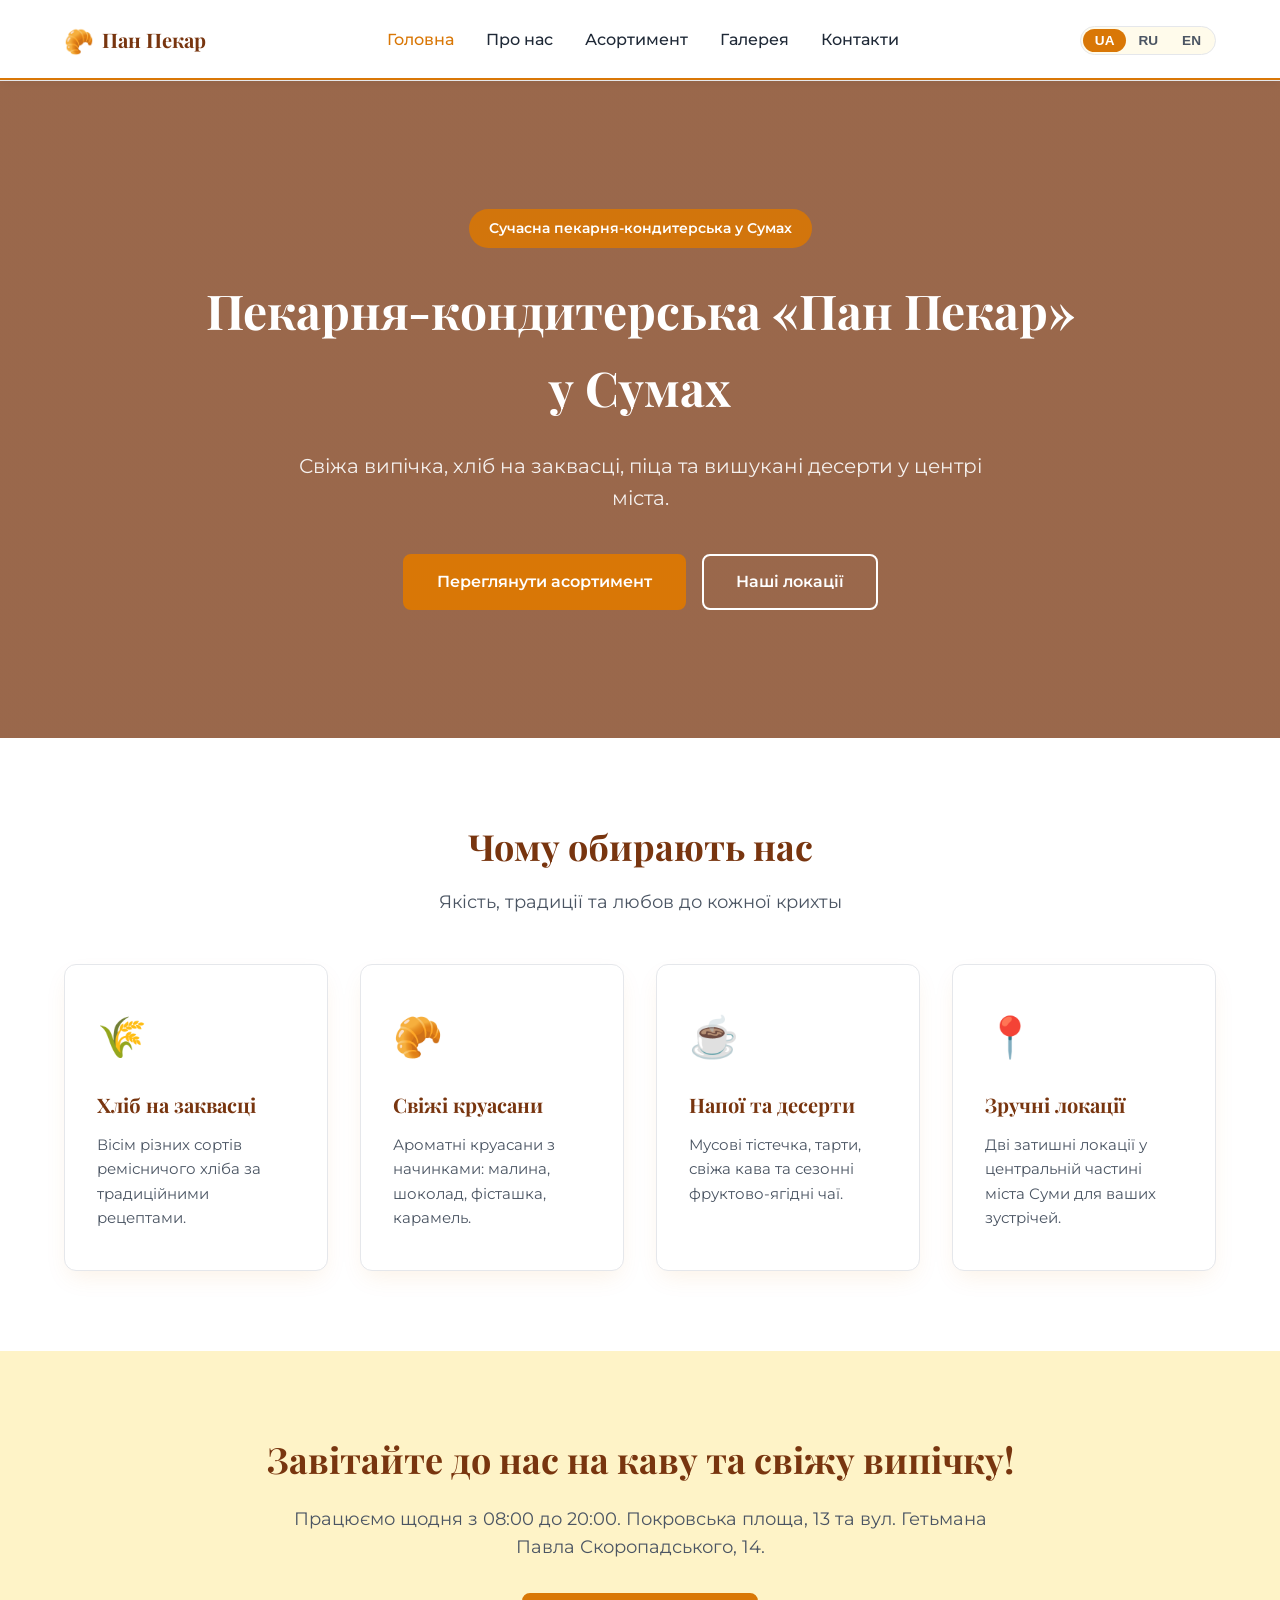
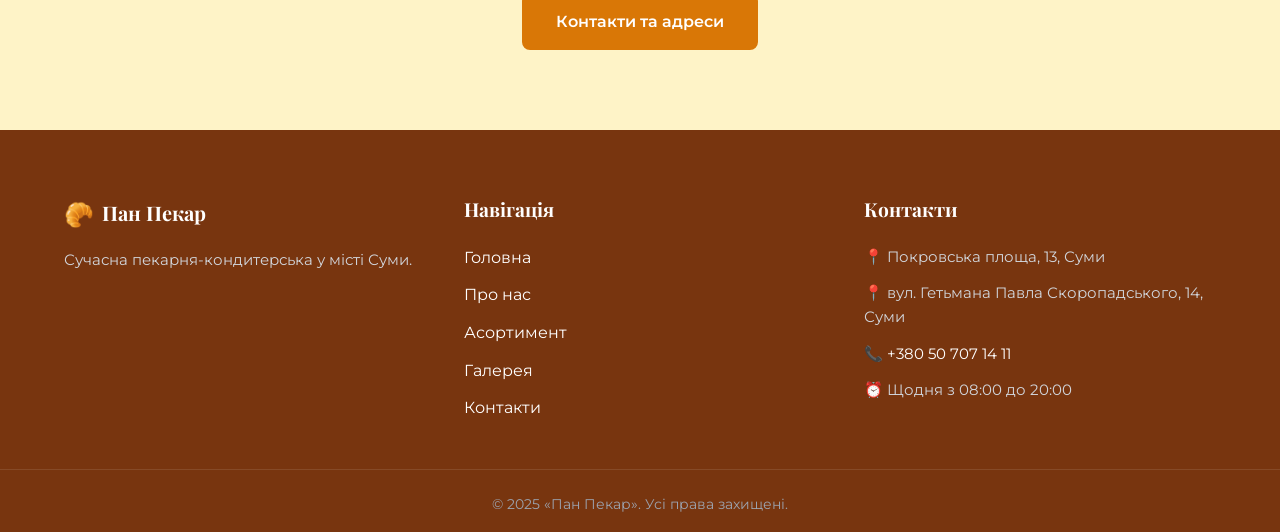
<file: index.html>
<!DOCTYPE html>
<html lang="uk">
<head>
    <meta charset="UTF-8">
    <meta name="viewport" content="width=device-width, initial-scale=1.0">
    <title>Пекарня-кондитерська «Пан Пекар» у Сумах</title>
    <link rel="stylesheet" href="assets/style.css">
    <link rel="preconnect" href="https://fonts.googleapis.com">
    <link rel="preconnect" href="https://fonts.gstatic.com" crossorigin>
    <link href="https://fonts.googleapis.com/css2?family=Montserrat:wght@400;500;600;700&family=Playfair+Display:wght@600;700&display=swap" rel="stylesheet">
</head>
<body>
    <header class="header">
        <div class="container header-container">
            <a href="index.html" class="logo">
                <span class="logo-icon">🥐</span>
                <span class="logo-text">Пан Пекар</span>
            </a>
            <nav class="nav">
                <ul class="nav-list">
                    <li><a href="index.html" class="nav-link active" data-i18n="nav_home">Головна</a></li>
                    <li><a href="about.html" class="nav-link" data-i18n="nav_about">Про нас</a></li>
                    <li><a href="services.html" class="nav-link" data-i18n="nav_services">Асортимент</a></li>
                    <li><a href="gallery.html" class="nav-link" data-i18n="nav_gallery">Галерея</a></li>
                    <li><a href="contacts.html" class="nav-link" data-i18n="nav_contacts">Контакти</a></li>
                </ul>
            </nav>
            <div class="header-actions">
                <div class="lang-switcher">
                    <button class="lang-btn active" data-lang="uk">UA</button>
                    <button class="lang-btn" data-lang="ru">RU</button>
                    <button class="lang-btn" data-lang="en">EN</button>
                </div>
                <button class="mobile-menu-btn" aria-label="Toggle menu">
                    <span></span>
                    <span></span>
                    <span></span>
                </button>
            </div>
        </div>
    </header>

    <main>
        <section class="hero">
            <div class="container hero-content">
                <span class="hero-badge" data-i18n="hero_badge">Сучасна пекарня-кондитерська у Сумах</span>
                <h1 class="hero-title" data-i18n="hero_title">Пекарня-кондитерська «Пан Пекар» у Сумах</h1>
                <p class="hero-desc" data-i18n="hero_desc">Свіжа випічка, хліб на заквасці, піца та вишукані десерти у центрі міста.</p>
                <div class="hero-buttons">
                    <a href="services.html" class="btn btn-primary" data-i18n="btn_menu">Переглянути асортимент</a>
                    <a href="contacts.html" class="btn btn-outline" data-i18n="btn_contacts">Наші локації</a>
                </div>
            </div>
        </section>

        <section class="features section-padding">
            <div class="container">
                <div class="section-header text-center">
                    <h2 class="section-title" data-i18n="features_title">Чому обирають нас</h2>
                    <p class="section-subtitle" data-i18n="features_subtitle">Якість, традиції та любов до кожної крихты</p>
                </div>
                <div class="features-grid">
                    <div class="feature-card">
                        <div class="feature-icon">🌾</div>
                        <h3 data-i18n="feat_1_title">Хліб на заквасці</h3>
                        <p data-i18n="feat_1_desc">Вісім різних сортів ремісничого хліба за традиційними рецептами.</p>
                    </div>
                    <div class="feature-card">
                        <div class="feature-icon">🥐</div>
                        <h3 data-i18n="feat_2_title">Свіжі круасани</h3>
                        <p data-i18n="feat_2_desc">Ароматні круасани з начинками: малина, шоколад, фісташка, карамель.</p>
                    </div>
                    <div class="feature-card">
                        <div class="feature-icon">☕</div>
                        <h3 data-i18n="feat_3_title">Напої та десерти</h3>
                        <p data-i18n="feat_3_desc">Мусові тістечка, тарти, свіжа кава та сезонні фруктово-ягідні чаї.</p>
                    </div>
                    <div class="feature-card">
                        <div class="feature-icon">📍</div>
                        <h3 data-i18n="feat_4_title">Зручні локації</h3>
                        <p data-i18n="feat_4_desc">Дві затишні локації у центральній частині міста Суми для ваших зустрічей.</p>
                    </div>
                </div>
            </div>
        </section>

        <section class="cta-banner section-padding bg-warm">
            <div class="container text-center">
                <h2 class="cta-title" data-i18n="cta_title">Завітайте до нас на каву та свіжу випічку!</h2>
                <p class="cta-desc" data-i18n="cta_desc">Працюємо щодня з 08:00 до 20:00. Покровська площа, 13 та вул. Гетьмана Павла Скоропадського, 14.</p>
                <a href="contacts.html" class="btn btn-primary" data-i18n="btn_visit">Контакти та адреси</a>
            </div>
        </section>
    </main>

    <footer class="footer">
        <div class="container footer-content">
            <div class="footer-col">
                <a href="index.html" class="logo footer-logo">
                    <span class="logo-icon">🥐</span>
                    <span class="logo-text">Пан Пекар</span>
                </a>
                <p class="footer-text" data-i18n="footer_about">Сучасна пекарня-кондитерська у місті Суми.</p>
            </div>
            <div class="footer-col">
                <h4 data-i18n="footer_nav_title">Навігація</h4>
                <ul class="footer-list">
                    <li><a href="index.html" data-i18n="nav_home">Головна</a></li>
                    <li><a href="about.html" data-i18n="nav_about">Про нас</a></li>
                    <li><a href="services.html" data-i18n="nav_services">Асортимент</a></li>
                    <li><a href="gallery.html" data-i18n="nav_gallery">Галерея</a></li>
                    <li><a href="contacts.html" data-i18n="nav_contacts">Контакти</a></li>
                </ul>
            </div>
            <div class="footer-col">
                <h4 data-i18n="footer_contacts_title">Контакти</h4>
                <p>📍 Покровська площа, 13, Суми</p>
                <p>📍 вул. Гетьмана Павла Скоропадського, 14, Суми</p>
                <p>📞 <a href="tel:+380507071411">+380 50 707 14 11</a></p>
                <p>⏰ <span data-i18n="hours_val">Щодня з 08:00 до 20:00</span></p>
            </div>
        </div>
        <div class="footer-bottom">
            <div class="container">
                <p>&copy; 2025 «Пан Пекар». <span data-i18n="rights">Усі права захищені.</span></p>
            </div>
        </div>
    </footer>

    <script src="assets/script.js"></script>
</body>
</html>
</file>
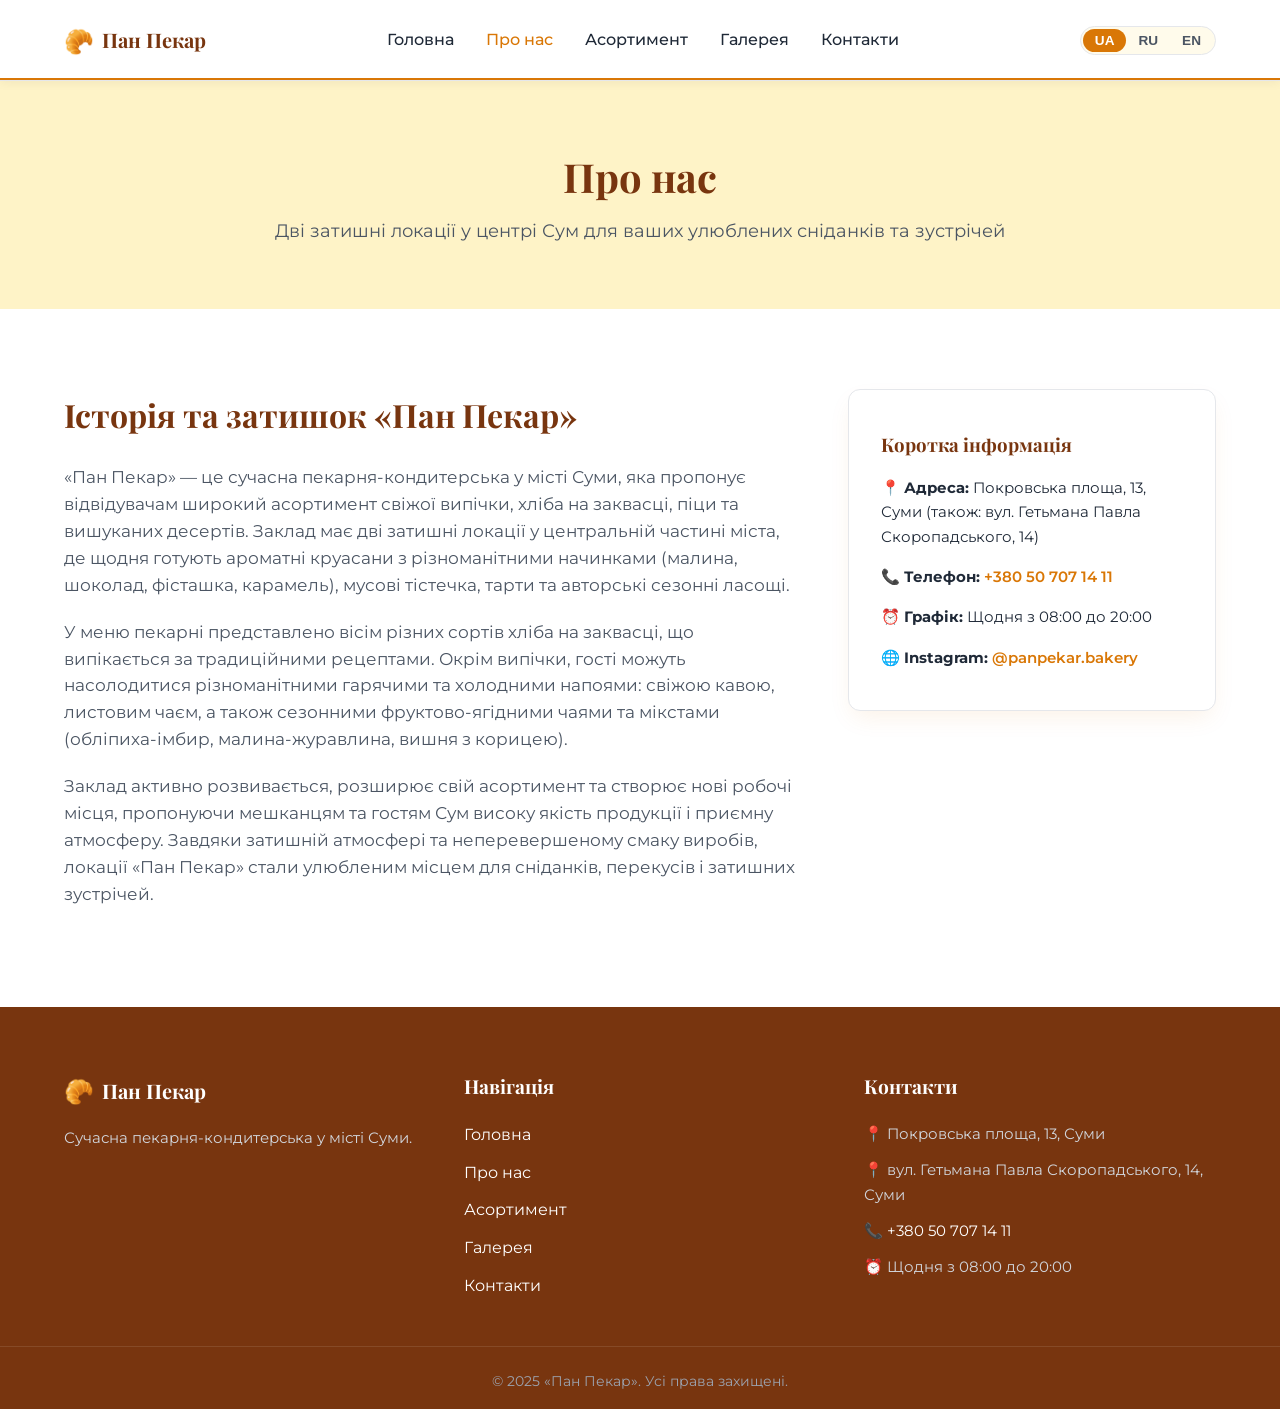
<file: about.html>
<!DOCTYPE html>
<html lang="uk">
<head>
    <meta charset="UTF-8">
    <meta name="viewport" content="width=device-width, initial-scale=1.0">
    <title>Про нас — Пекарня-кондитерська «Пан Пекар»</title>
    <link rel="stylesheet" href="assets/style.css">
    <link rel="preconnect" href="https://fonts.googleapis.com">
    <link rel="preconnect" href="https://fonts.gstatic.com" crossorigin>
    <link href="https://fonts.googleapis.com/css2?family=Montserrat:wght@400;500;600;700&family=Playfair+Display:wght@600;700&display=swap" rel="stylesheet">
</head>
<body>
    <header class="header">
        <div class="container header-container">
            <a href="index.html" class="logo">
                <span class="logo-icon">🥐</span>
                <span class="logo-text">Пан Пекар</span>
            </a>
            <nav class="nav">
                <ul class="nav-list">
                    <li><a href="index.html" class="nav-link" data-i18n="nav_home">Головна</a></li>
                    <li><a href="about.html" class="nav-link active" data-i18n="nav_about">Про нас</a></li>
                    <li><a href="services.html" class="nav-link" data-i18n="nav_services">Асортимент</a></li>
                    <li><a href="gallery.html" class="nav-link" data-i18n="nav_gallery">Галерея</a></li>
                    <li><a href="contacts.html" class="nav-link" data-i18n="nav_contacts">Контакти</a></li>
                </ul>
            </nav>
            <div class="header-actions">
                <div class="lang-switcher">
                    <button class="lang-btn active" data-lang="uk">UA</button>
                    <button class="lang-btn" data-lang="ru">RU</button>
                    <button class="lang-btn" data-lang="en">EN</button>
                </div>
                <button class="mobile-menu-btn" aria-label="Toggle menu">
                    <span></span>
                    <span></span>
                    <span></span>
                </button>
            </div>
        </div>
    </header>

    <main>
        <section class="page-header">
            <div class="container">
                <h1 class="page-title" data-i18n="about_page_title">Про нас</h1>
                <p class="page-subtitle" data-i18n="about_page_subtitle">Дві затишні локації у центрі Сум для ваших улюблених сніданків та зустрічей</p>
            </div>
        </section>

        <section class="about-content section-padding">
            <div class="container">
                <div class="about-grid">
                    <div class="about-text-block">
                        <h2 data-i18n="about_heading">Історія та затишок «Пан Пекар»</h2>
                        <p data-i18n="about_p1">«Пан Пекар» — це сучасна пекарня-кондитерська у місті Суми, яка пропонує відвідувачам широкий асортимент свіжої випічки, хліба на заквасці, піци та вишуканих десертів. Заклад має дві затишні локації у центральній частині міста, де щодня готують ароматні круасани з різноманітними начинками (малина, шоколад, фісташка, карамель), мусові тістечка, тарти та авторські сезонні ласощі.</p>
                        <p data-i18n="about_p2">У меню пекарні представлено вісім різних сортів хліба на заквасці, що випікається за традиційними рецептами. Окрім випічки, гості можуть насолодитися різноманітними гарячими та холодними напоями: свіжою кавою, листовим чаєм, а також сезонними фруктово-ягідними чаями та мікстами (обліпиха-імбир, малина-журавлина, вишня з корицею).</p>
                        <p data-i18n="about_p3">Заклад активно розвивається, розширює свій асортимент та створює нові робочі місця, пропонуючи мешканцям та гостям Сум високу якість продукції і приємну атмосферу. Завдяки затишній атмосфері та неперевершеному смаку виробів, локації «Пан Пекар» стали улюбленим місцем для сніданків, перекусів і затишних зустрічей.</p>
                    </div>
                    <div class="about-sidebar">
                        <div class="info-card">
                            <h3 data-i18n="quick_info_title">Коротка інформація</h3>
                            <ul class="info-list">
                                <li><strong>📍 Адреса:</strong> Покровська площа, 13, Суми (також: вул. Гетьмана Павла Скоропадського, 14)</li>
                                <li><strong>📞 Телефон:</strong> <a href="tel:+380507071411">+380 50 707 14 11</a></li>
                                <li><strong>⏰ Графік:</strong> <span data-i18n="hours_val">Щодня з 08:00 до 20:00</span></li>
                                <li><strong>🌐 Instagram:</strong> <a href="https://www.instagram.com/panpekar.bakery" target="_blank" rel="noopener">@panpekar.bakery</a></li>
                            </ul>
                        </div>
                    </div>
                </div>
            </div>
        </section>
    </main>

    <footer class="footer">
        <div class="container footer-content">
            <div class="footer-col">
                <a href="index.html" class="logo footer-logo">
                    <span class="logo-icon">🥐</span>
                    <span class="logo-text">Пан Пекар</span>
                </a>
                <p class="footer-text" data-i18n="footer_about">Сучасна пекарня-кондитерська у місті Суми.</p>
            </div>
            <div class="footer-col">
                <h4 data-i18n="footer_nav_title">Навігація</h4>
                <ul class="footer-list">
                    <li><a href="index.html" data-i18n="nav_home">Головна</a></li>
                    <li><a href="about.html" data-i18n="nav_about">Про нас</a></li>
                    <li><a href="services.html" data-i18n="nav_services">Асортимент</a></li>
                    <li><a href="gallery.html" data-i18n="nav_gallery">Галерея</a></li>
                    <li><a href="contacts.html" data-i18n="nav_contacts">Контакти</a></li>
                </ul>
            </div>
            <div class="footer-col">
                <h4 data-i18n="footer_contacts_title">Контакти</h4>
                <p>📍 Покровська площа, 13, Суми</p>
                <p>📍 вул. Гетьмана Павла Скоропадського, 14, Суми</p>
                <p>📞 <a href="tel:+380507071411">+380 50 707 14 11</a></p>
                <p>⏰ <span data-i18n="hours_val">Щодня з 08:00 до 20:00</span></p>
            </div>
        </div>
        <div class="footer-bottom">
            <div class="container">
                <p>&copy; 2025 «Пан Пекар». <span data-i18n="rights">Усі права захищені.</span></p>
            </div>
        </div>
    </footer>

    <script src="assets/script.js"></script>
</body>
</html>
</file>
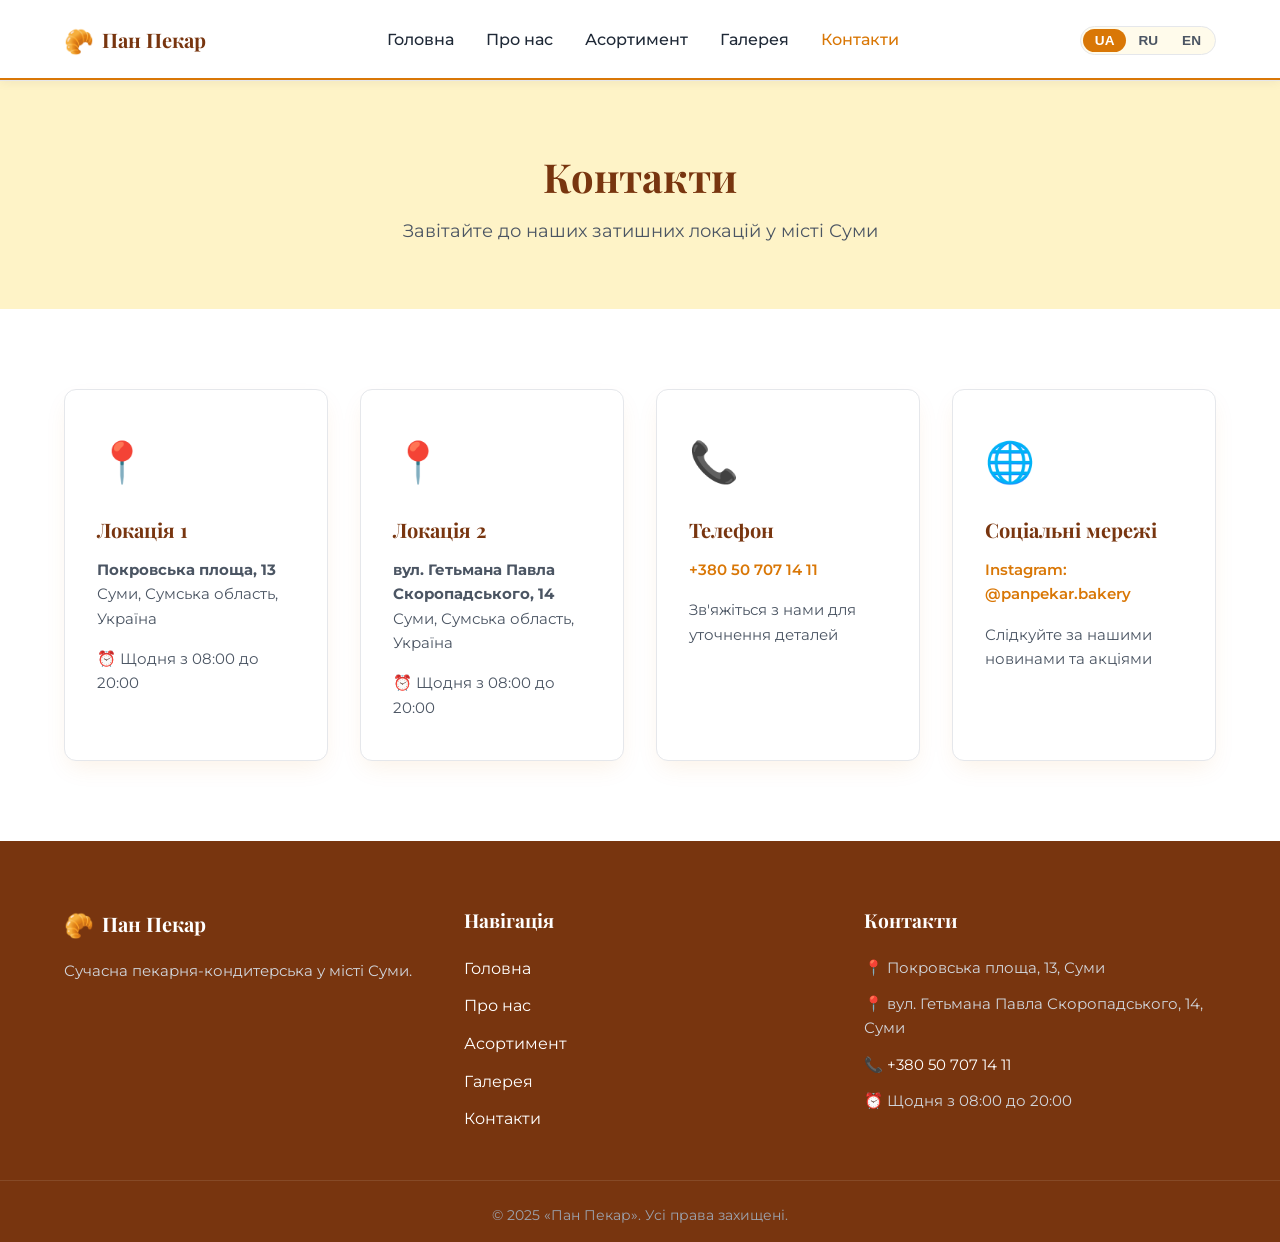
<file: contacts.html>
<!DOCTYPE html>
<html lang="uk">
<head>
    <meta charset="UTF-8">
    <meta name="viewport" content="width=device-width, initial-scale=1.0">
    <title>Контакти — Пекарня-кондитерська «Пан Пекар»</title>
    <link rel="stylesheet" href="assets/style.css">
    <link rel="preconnect" href="https://fonts.googleapis.com">
    <link rel="preconnect" href="https://fonts.gstatic.com" crossorigin>
    <link href="https://fonts.googleapis.com/css2?family=Montserrat:wght@400;500;600;700&family=Playfair+Display:wght@600;700&display=swap" rel="stylesheet">
</head>
<body>
    <header class="header">
        <div class="container header-container">
            <a href="index.html" class="logo">
                <span class="logo-icon">🥐</span>
                <span class="logo-text">Пан Пекар</span>
            </a>
            <nav class="nav">
                <ul class="nav-list">
                    <li><a href="index.html" class="nav-link" data-i18n="nav_home">Головна</a></li>
                    <li><a href="about.html" class="nav-link" data-i18n="nav_about">Про нас</a></li>
                    <li><a href="services.html" class="nav-link" data-i18n="nav_services">Асортимент</a></li>
                    <li><a href="gallery.html" class="nav-link" data-i18n="nav_gallery">Галерея</a></li>
                    <li><a href="contacts.html" class="nav-link active" data-i18n="nav_contacts">Контакти</a></li>
                </ul>
            </nav>
            <div class="header-actions">
                <div class="lang-switcher">
                    <button class="lang-btn active" data-lang="uk">UA</button>
                    <button class="lang-btn" data-lang="ru">RU</button>
                    <button class="lang-btn" data-lang="en">EN</button>
                </div>
                <button class="mobile-menu-btn" aria-label="Toggle menu">
                    <span></span>
                    <span></span>
                    <span></span>
                </button>
            </div>
        </div>
    </header>

    <main>
        <section class="page-header">
            <div class="container">
                <h1 class="page-title" data-i18n="contacts_page_title">Контакти</h1>
                <p class="page-subtitle" data-i18n="contacts_page_subtitle">Завітайте до наших затишних локацій у місті Суми</p>
            </div>
        </section>

        <section class="contacts-section section-padding">
            <div class="container">
                <div class="contacts-grid">
                    <div class="contact-card">
                        <div class="contact-icon">📍</div>
                        <h3 data-i18n="loc_1_title">Локація 1</h3>
                        <p><strong>Покровська площа, 13</strong><br>Суми, Сумська область, Україна</p>
                        <p class="contact-hours">⏰ <span data-i18n="hours_val">Щодня з 08:00 до 20:00</span></p>
                    </div>
                    <div class="contact-card">
                        <div class="contact-icon">📍</div>
                        <h3 data-i18n="loc_2_title">Локація 2</h3>
                        <p><strong>вул. Гетьмана Павла Скоропадського, 14</strong><br>Суми, Сумська область, Україна</p>
                        <p class="contact-hours">⏰ <span data-i18n="hours_val">Щодня з 08:00 до 20:00</span></p>
                    </div>
                    <div class="contact-card">
                        <div class="contact-icon">📞</div>
                        <h3 data-i18n="contact_phone_title">Телефон</h3>
                        <p><a href="tel:+380507071411" class="phone-link">+380 50 707 14 11</a></p>
                        <p class="contact-subtext" data-i18n="phone_subtext">Зв'яжіться з нами для уточнення деталей</p>
                    </div>
                    <div class="contact-card">
                        <div class="contact-icon">🌐</div>
                        <h3 data-i18n="contact_social_title">Соціальні мережі</h3>
                        <p><a href="https://www.instagram.com/panpekar.bakery" target="_blank" rel="noopener" class="social-link">Instagram: @panpekar.bakery</a></p>
                        <p class="contact-subtext" data-i18n="social_subtext">Слідкуйте за нашими новинами та акціями</p>
                    </div>
                </div>
            </div>
        </section>
    </main>

    <footer class="footer">
        <div class="container footer-content">
            <div class="footer-col">
                <a href="index.html" class="logo footer-logo">
                    <span class="logo-icon">🥐</span>
                    <span class="logo-text">Пан Пекар</span>
                </a>
                <p class="footer-text" data-i18n="footer_about">Сучасна пекарня-кондитерська у місті Суми.</p>
            </div>
            <div class="footer-col">
                <h4 data-i18n="footer_nav_title">Навігація</h4>
                <ul class="footer-list">
                    <li><a href="index.html" data-i18n="nav_home">Головна</a></li>
                    <li><a href="about.html" data-i18n="nav_about">Про нас</a></li>
                    <li><a href="services.html" data-i18n="nav_services">Асортимент</a></li>
                    <li><a href="gallery.html" data-i18n="nav_gallery">Галерея</a></li>
                    <li><a href="contacts.html" data-i18n="nav_contacts">Контакти</a></li>
                </ul>
            </div>
            <div class="footer-col">
                <h4 data-i18n="footer_contacts_title">Контакти</h4>
                <p>📍 Покровська площа, 13, Суми</p>
                <p>📍 вул. Гетьмана Павла Скоропадського, 14, Суми</p>
                <p>📞 <a href="tel:+380507071411">+380 50 707 14 11</a></p>
                <p>⏰ <span data-i18n="hours_val">Щодня з 08:00 до 20:00</span></p>
            </div>
        </div>
        <div class="footer-bottom">
            <div class="container">
                <p>&copy; 2025 «Пан Пекар». <span data-i18n="rights">Усі права захищені.</span></p>
            </div>
        </div>
    </footer>

    <script src="assets/script.js"></script>
</body>
</html>
</file>
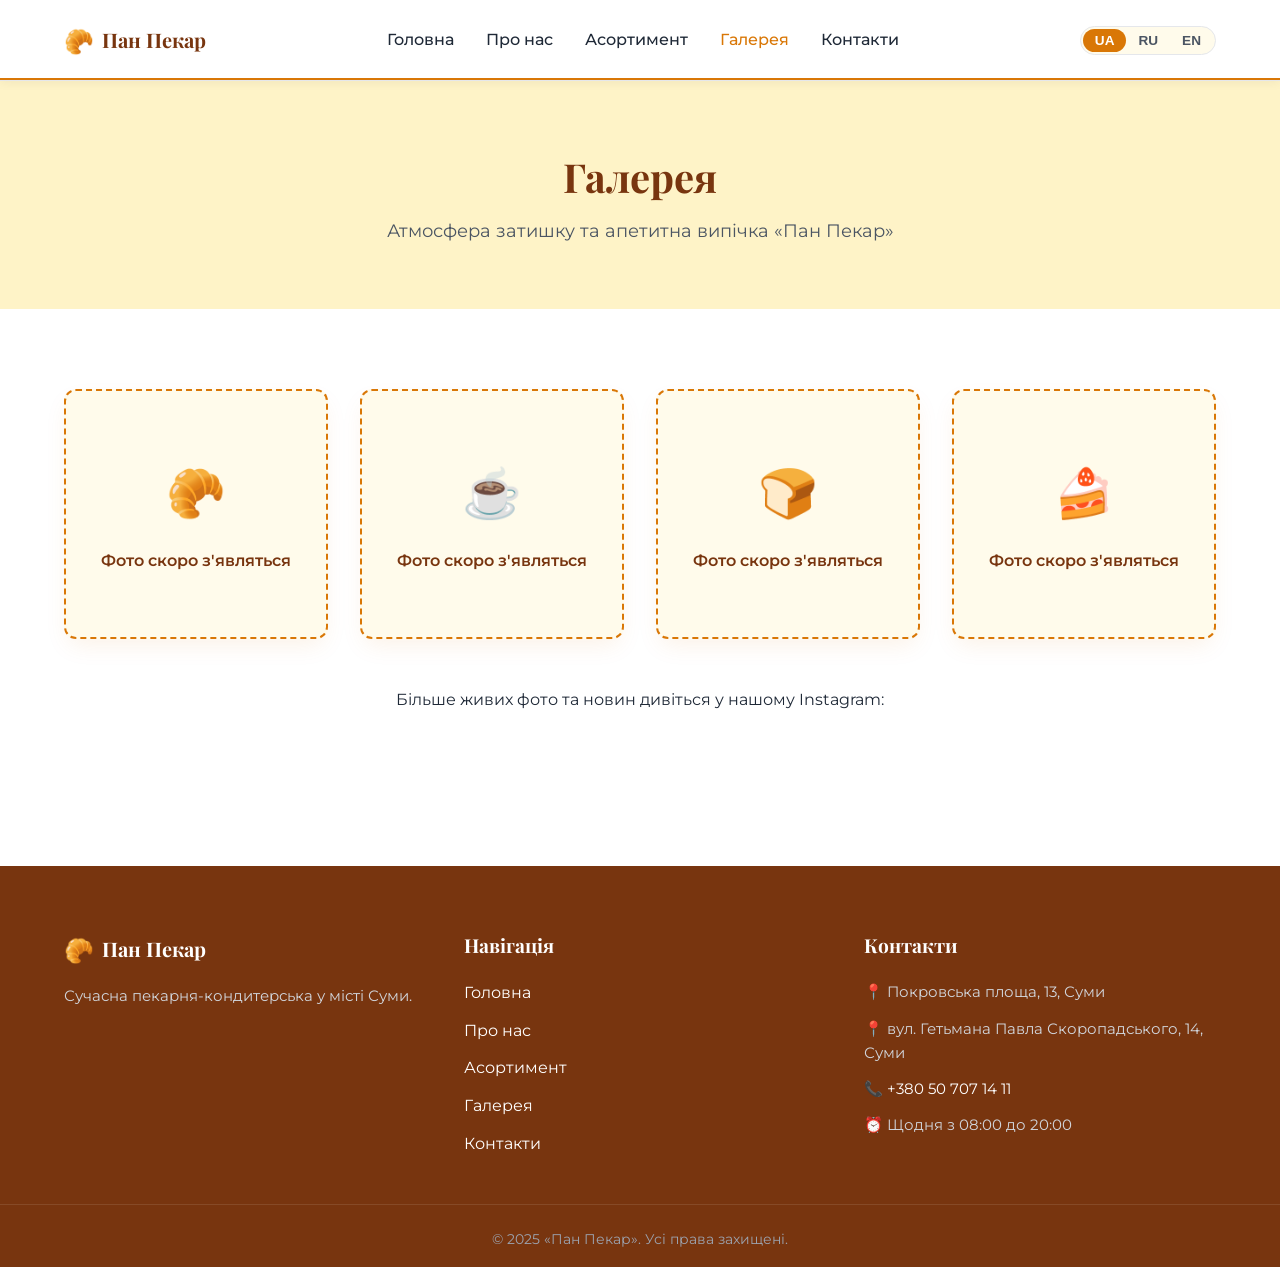
<file: gallery.html>
<!DOCTYPE html>
<html lang="uk">
<head>
    <meta charset="UTF-8">
    <meta name="viewport" content="width=device-width, initial-scale=1.0">
    <title>Галерея — Пекарня-кондитерська «Пан Пекар»</title>
    <link rel="stylesheet" href="assets/style.css">
    <link rel="preconnect" href="https://fonts.googleapis.com">
    <link rel="preconnect" href="https://fonts.gstatic.com" crossorigin>
    <link href="https://fonts.googleapis.com/css2?family=Montserrat:wght@400;500;600;700&family=Playfair+Display:wght@600;700&display=swap" rel="stylesheet">
</head>
<body>
    <header class="header">
        <div class="container header-container">
            <a href="index.html" class="logo">
                <span class="logo-icon">🥐</span>
                <span class="logo-text">Пан Пекар</span>
            </a>
            <nav class="nav">
                <ul class="nav-list">
                    <li><a href="index.html" class="nav-link" data-i18n="nav_home">Головна</a></li>
                    <li><a href="about.html" class="nav-link" data-i18n="nav_about">Про нас</a></li>
                    <li><a href="services.html" class="nav-link" data-i18n="nav_services">Асортимент</a></li>
                    <li><a href="gallery.html" class="nav-link active" data-i18n="nav_gallery">Галерея</a></li>
                    <li><a href="contacts.html" class="nav-link" data-i18n="nav_contacts">Контакти</a></li>
                </ul>
            </nav>
            <div class="header-actions">
                <div class="lang-switcher">
                    <button class="lang-btn active" data-lang="uk">UA</button>
                    <button class="lang-btn" data-lang="ru">RU</button>
                    <button class="lang-btn" data-lang="en">EN</button>
                </div>
                <button class="mobile-menu-btn" aria-label="Toggle menu">
                    <span></span>
                    <span></span>
                    <span></span>
                </button>
            </div>
        </div>
    </header>

    <main>
        <section class="page-header">
            <div class="container">
                <h1 class="page-title" data-i18n="gallery_page_title">Галерея</h1>
                <p class="page-subtitle" data-i18n="gallery_page_subtitle">Атмосфера затишку та апетитна випічка «Пан Пекар»</p>
            </div>
        </section>

        <section class="gallery-section section-padding">
            <div class="container">
                <div class="gallery-grid">
                    <!-- Оскільки у вихідних даних image_urls порожній, показуємо професійні акуратні заглушки -->
                    <div class="gallery-placeholder-card">
                        <div class="placeholder-icon">🥐</div>
                        <p data-i18n="photo_soon">Фото скоро з'являться</p>
                    </div>
                    <div class="gallery-placeholder-card">
                        <div class="placeholder-icon">☕</div>
                        <p data-i18n="photo_soon">Фото скоро з'являться</p>
                    </div>
                    <div class="gallery-placeholder-card">
                        <div class="placeholder-icon">🍞</div>
                        <p data-i18n="photo_soon">Фото скоро з'являться</p>
                    </div>
                    <div class="gallery-placeholder-card">
                        <div class="placeholder-icon">🍰</div>
                        <p data-i18n="photo_soon">Фото скоро з'являться</p>
                    </div>
                </div>
                <div class="gallery-notice text-center">
                    <p data-i18n="gallery_insta_notice">Більше живих фото та новин дивіться у нашому Instagram:</p>
                    <a href="https://www.instagram.com/panpekar.bakery" target="_blank" rel="noopener" class="btn btn-outline" style="margin-top: 1rem;">@panpekar.bakery</a>
                </div>
            </div>
        </section>
    </main>

    <footer class="footer">
        <div class="container footer-content">
            <div class="footer-col">
                <a href="index.html" class="logo footer-logo">
                    <span class="logo-icon">🥐</span>
                    <span class="logo-text">Пан Пекар</span>
                </a>
                <p class="footer-text" data-i18n="footer_about">Сучасна пекарня-кондитерська у місті Суми.</p>
            </div>
            <div class="footer-col">
                <h4 data-i18n="footer_nav_title">Навігація</h4>
                <ul class="footer-list">
                    <li><a href="index.html" data-i18n="nav_home">Головна</a></li>
                    <li><a href="about.html" data-i18n="nav_about">Про нас</a></li>
                    <li><a href="services.html" data-i18n="nav_services">Асортимент</a></li>
                    <li><a href="gallery.html" data-i18n="nav_gallery">Галерея</a></li>
                    <li><a href="contacts.html" data-i18n="nav_contacts">Контакти</a></li>
                </ul>
            </div>
            <div class="footer-col">
                <h4 data-i18n="footer_contacts_title">Контакти</h4>
                <p>📍 Покровська площа, 13, Суми</p>
                <p>📍 вул. Гетьмана Павла Скоропадського, 14, Суми</p>
                <p>📞 <a href="tel:+380507071411">+380 50 707 14 11</a></p>
                <p>⏰ <span data-i18n="hours_val">Щодня з 08:00 до 20:00</span></p>
            </div>
        </div>
        <div class="footer-bottom">
            <div class="container">
                <p>&copy; 2025 «Пан Пекар». <span data-i18n="rights">Усі права захищені.</span></p>
            </div>
        </div>
    </footer>

    <script src="assets/script.js"></script>
</body>
</html>
</file>
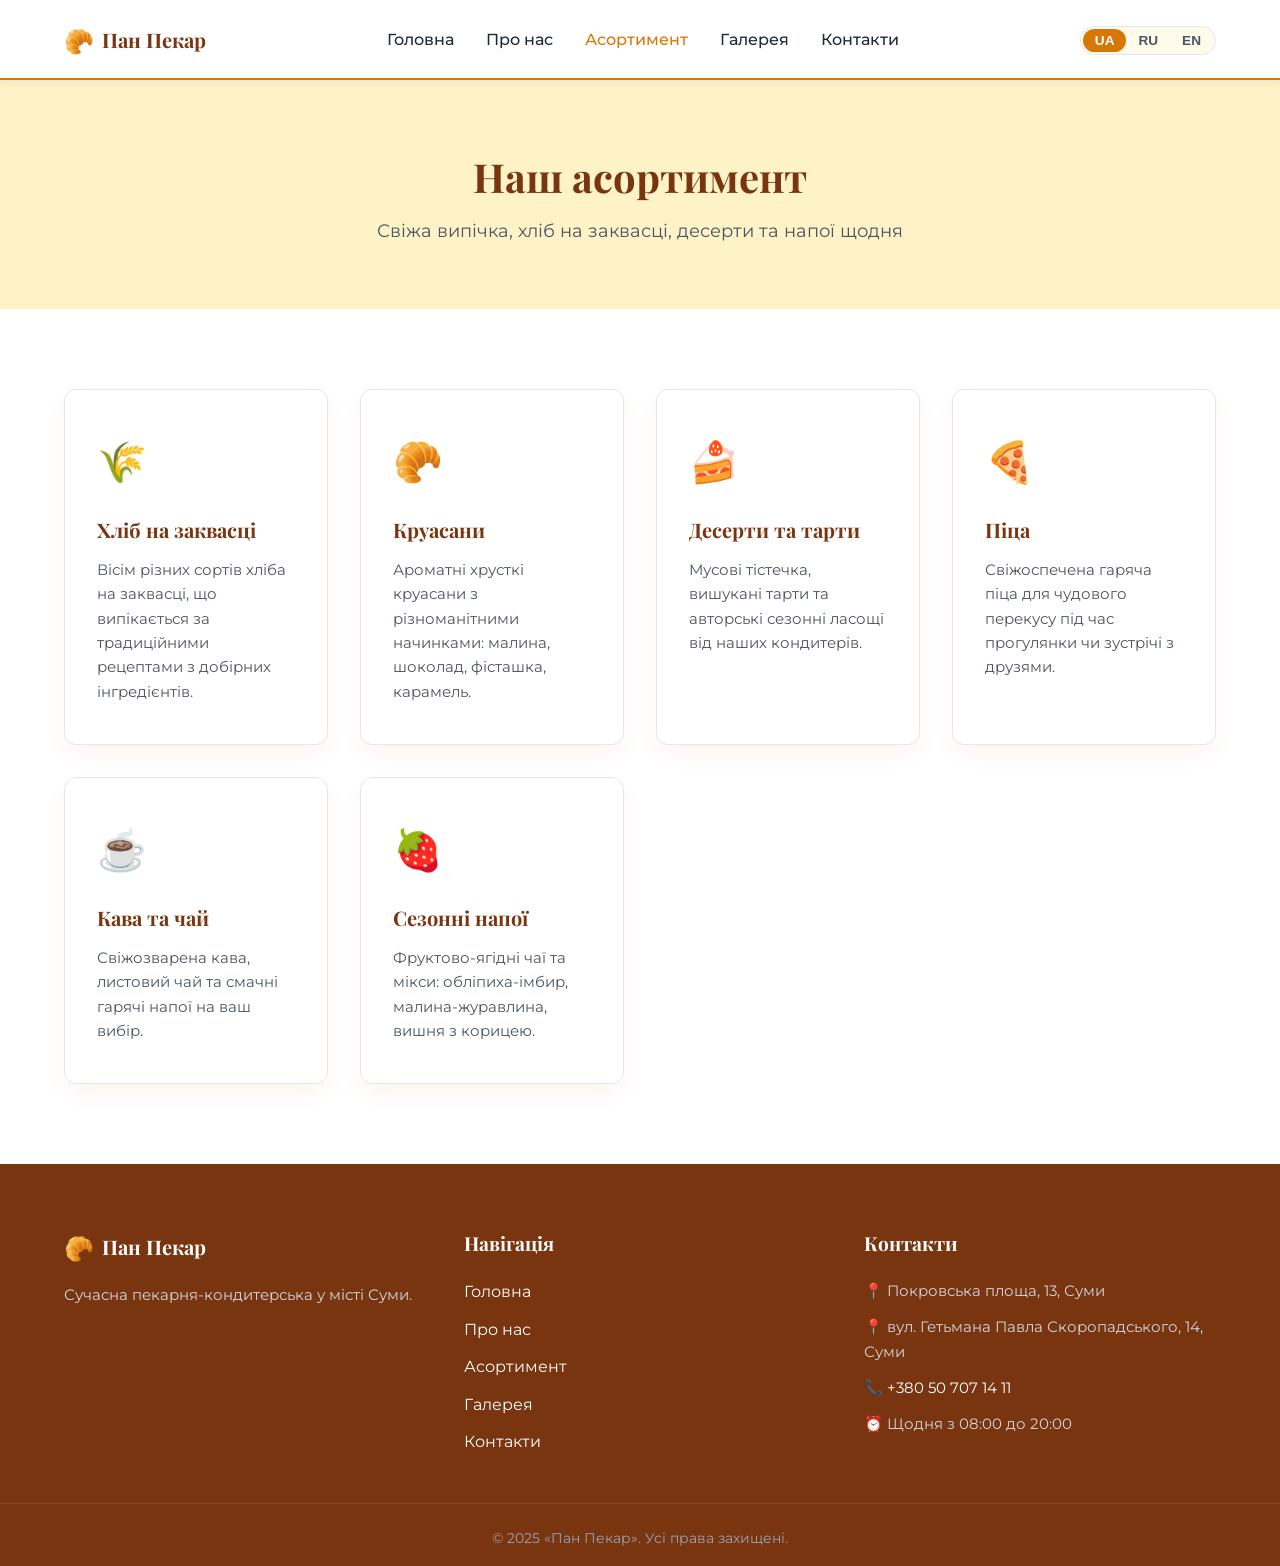
<file: services.html>
<!DOCTYPE html>
<html lang="uk">
<head>
    <meta charset="UTF-8">
    <meta name="viewport" content="width=device-width, initial-scale=1.0">
    <title>Асортимент — Пекарня-кондитерська «Пан Пекар»</title>
    <link rel="stylesheet" href="assets/style.css">
    <link rel="preconnect" href="https://fonts.googleapis.com">
    <link rel="preconnect" href="https://fonts.gstatic.com" crossorigin>
    <link href="https://fonts.googleapis.com/css2?family=Montserrat:wght@400;500;600;700&family=Playfair+Display:wght@600;700&display=swap" rel="stylesheet">
</head>
<body>
    <header class="header">
        <div class="container header-container">
            <a href="index.html" class="logo">
                <span class="logo-icon">🥐</span>
                <span class="logo-text">Пан Пекар</span>
            </a>
            <nav class="nav">
                <ul class="nav-list">
                    <li><a href="index.html" class="nav-link" data-i18n="nav_home">Головна</a></li>
                    <li><a href="about.html" class="nav-link" data-i18n="nav_about">Про нас</a></li>
                    <li><a href="services.html" class="nav-link active" data-i18n="nav_services">Асортимент</a></li>
                    <li><a href="gallery.html" class="nav-link" data-i18n="nav_gallery">Галерея</a></li>
                    <li><a href="contacts.html" class="nav-link" data-i18n="nav_contacts">Контакти</a></li>
                </ul>
            </nav>
            <div class="header-actions">
                <div class="lang-switcher">
                    <button class="lang-btn active" data-lang="uk">UA</button>
                    <button class="lang-btn" data-lang="ru">RU</button>
                    <button class="lang-btn" data-lang="en">EN</button>
                </div>
                <button class="mobile-menu-btn" aria-label="Toggle menu">
                    <span></span>
                    <span></span>
                    <span></span>
                </button>
            </div>
        </div>
    </header>

    <main>
        <section class="page-header">
            <div class="container">
                <h1 class="page-title" data-i18n="services_page_title">Наш асортимент</h1>
                <p class="page-subtitle" data-i18n="services_page_subtitle">Свіжа випічка, хліб на заквасці, десерти та напої щодня</p>
            </div>
        </section>

        <section class="services-section section-padding">
            <div class="container">
                <div class="services-grid">
                    <div class="service-card">
                        <div class="service-icon">🌾</div>
                        <h3 data-i18n="serv_1_title">Хліб на заквасці</h3>
                        <p data-i18n="serv_1_desc">Вісім різних сортів хліба на заквасці, що випікається за традиційними рецептами з добірних інгредієнтів.</p>
                    </div>
                    <div class="service-card">
                        <div class="service-icon">🥐</div>
                        <h3 data-i18n="serv_2_title">Круасани</h3>
                        <p data-i18n="serv_2_desc">Ароматні хрусткі круасани з різноманітними начинками: малина, шоколад, фісташка, карамель.</p>
                    </div>
                    <div class="service-card">
                        <div class="service-icon">🍰</div>
                        <h3 data-i18n="serv_3_title">Десерти та тарти</h3>
                        <p data-i18n="serv_3_desc">Мусові тістечка, вишукані тарти та авторські сезонні ласощі від наших кондитерів.</p>
                    </div>
                    <div class="service-card">
                        <div class="service-icon">🍕</div>
                        <h3 data-i18n="serv_4_title">Піца</h3>
                        <p data-i18n="serv_4_desc">Свіжоспечена гаряча піца для чудового перекусу під час прогулянки чи зустрічі з друзями.</p>
                    </div>
                    <div class="service-card">
                        <div class="service-icon">☕</div>
                        <h3 data-i18n="serv_5_title">Кава та чай</h3>
                        <p data-i18n="serv_5_desc">Свіжозварена кава, листовий чай та смачні гарячі напої на ваш вибір.</p>
                    </div>
                    <div class="service-card">
                        <div class="service-icon">🍓</div>
                        <h3 data-i18n="serv_6_title">Сезонні напої</h3>
                        <p data-i18n="serv_6_desc">Фруктово-ягідні чаї та мікси: обліпиха-імбир, малина-журавлина, вишня з корицею.</p>
                    </div>
                </div>
            </div>
        </section>
    </main>

    <footer class="footer">
        <div class="container footer-content">
            <div class="footer-col">
                <a href="index.html" class="logo footer-logo">
                    <span class="logo-icon">🥐</span>
                    <span class="logo-text">Пан Пекар</span>
                </a>
                <p class="footer-text" data-i18n="footer_about">Сучасна пекарня-кондитерська у місті Суми.</p>
            </div>
            <div class="footer-col">
                <h4 data-i18n="footer_nav_title">Навігація</h4>
                <ul class="footer-list">
                    <li><a href="index.html" data-i18n="nav_home">Головна</a></li>
                    <li><a href="about.html" data-i18n="nav_about">Про нас</a></li>
                    <li><a href="services.html" data-i18n="nav_services">Асортимент</a></li>
                    <li><a href="gallery.html" data-i18n="nav_gallery">Галерея</a></li>
                    <li><a href="contacts.html" data-i18n="nav_contacts">Контакти</a></li>
                </ul>
            </div>
            <div class="footer-col">
                <h4 data-i18n="footer_contacts_title">Контакти</h4>
                <p>📍 Покровська площа, 13, Суми</p>
                <p>📍 вул. Гетьмана Павла Скоропадського, 14, Суми</p>
                <p>📞 <a href="tel:+380507071411">+380 50 707 14 11</a></p>
                <p>⏰ <span data-i18n="hours_val">Щодня з 08:00 до 20:00</span></p>
            </div>
        </div>
        <div class="footer-bottom">
            <div class="container">
                <p>&copy; 2025 «Пан Пекар». <span data-i18n="rights">Усі права захищені.</span></p>
            </div>
        </div>
    </footer>

    <script src="assets/script.js"></script>
</body>
</html>
</file>
<file: assets/style.css>
:root {
    --primary: #D97706;
    --primary-dark: #B45309;
    --secondary: #78350F;
    --bg-light: #FFFBEB;
    --bg-warm: #FEF3C7;
    --text-dark: #1F2937;
    --text-muted: #4B5563;
    --white: #FFFFFF;
    --border-color: #E5E7EB;
    --shadow: 0 10px 25px -5px rgba(217, 119, 6, 0.1);
    --transition: all 0.3s ease;
}

* {
    box-sizing: border-box;
    margin: 0;
    padding: 0;
}

body {
    font-family: 'Montserrat', sans-serif;
    color: var(--text-dark);
    background-color: var(--white);
    line-height: 1.6;
}

h1, h2, h3, h4, h5, h6 {
    font-family: 'Playfair Display', serif;
    color: var(--secondary);
    font-weight: 700;
}

a {
    text-decoration: none;
    color: inherit;
    transition: var(--transition);
}

ul {
    list-style: none;
}

.container {
    max-width: 1200px;
    margin: 0 auto;
    padding: 0 1.5rem;
}

.section-padding {
    padding: 5rem 0;
}

.text-center {
    text-align: center;
}

.bg-warm {
    background-color: var(--bg-warm);
}

/* Header */
.header {
    background: var(--white);
    border-bottom: 1px solid var(--border-color);
    position: sticky;
    top: 0;
    z-index: 1000;
    box-shadow: 0 2px 10px rgba(0,0,0,0.05);
}

.header-container {
    display: flex;
    align-items: center;
    justify-content: space-between;
    height: 80px;
}

.logo {
    display: flex;
    align-items: center;
    gap: 0.5rem;
    font-size: 1.25rem;
    font-weight: 700;
    font-family: 'Playfair Display', serif;
    color: var(--secondary);
}

.logo-icon {
    font-size: 1.5rem;
}

.nav-list {
    display: flex;
    gap: 2rem;
}

.nav-link {
    font-weight: 500;
    color: var(--text-dark);
    position: utf-8;
    padding-bottom: 0.25rem;
}

.nav-link:hover,
.nav-link.active {
    color: var(--primary);
}

.nav-link.active::after {
    content: '';
    position: absolute;
    bottom: 0;
    left: 0;
    width: 100%;
    height: 2px;
    background-color: var(--primary);
}

.header-actions {
    display: flex;
    align-items: center;
    gap: 1.5rem;
}

.lang-switcher {
    display: flex;
    background: var(--bg-light);
    border-radius: 20px;
    padding: 2px;
    border: 1px solid var(--border-color);
}

.lang-btn {
    background: transparent;
    border: none;
    padding: 0.25rem 0.75rem;
    font-size: 0.85rem;
    font-weight: 600;
    cursor: pointer;
    border-radius: 16px;
    color: var(--text-muted);
    transition: var(--transition);
}

.lang-btn.active {
    background: var(--primary);
    color: var(--white);
}

.mobile-menu-btn {
    display: none;
    flex-direction: column;
    gap: 5px;
    background: none;
    border: none;
    cursor: pointer;
    padding: 5px;
}

.mobile-menu-btn span {
    display: block;
    width: 25px;
    height: 2px;
    background: var(--secondary);
    transition: var(--transition);
}

/* Hero */
.hero {
    background: linear-gradient(rgba(120, 53, 15, 0.75), rgba(120, 53, 15, 0.75)), url('https://images.unsplash.com/photo-1509440159596-0249088772ff?auto=format&fit=crop&w=1920&q=80') center/cover no-repeat;
    color: var(--white);
    padding: 8rem 0;
    text-align: center;
}

.hero-badge {
    display: inline-block;
    background: rgba(217, 119, 6, 0.9);
    color: var(--white);
    padding: 0.5rem 1.25rem;
    border-radius: 50px;
    font-size: 0.9rem;
    font-weight: 600;
    margin-bottom: 1.5rem;
}

.hero-title {
    font-size: 3rem;
    color: var(--white);
    margin-bottom: 1.5rem;
    max-width: 900px;
    margin-left: auto;
    margin-right: auto;
}

.hero-desc {
    font-size: 1.25rem;
    max-width: 700px;
    margin: 0 auto 2.5rem;
    opacity: 0.9;
}

.hero-buttons {
    display: flex;
    gap: 1rem;
    justify-content: center;
    flex-wrap: wrap;
}

.btn {
    display: inline-block;
    padding: 0.85rem 2rem;
    border-radius: 8px;
    font-weight: 600;
    cursor: pointer;
    transition: var(--transition);
    text-align: center;
}

.btn-primary {
    background: var(--primary);
    color: var(--white);
    border: 2px solid var(--primary);
}

.btn-primary:hover {
    background: var(--primary-dark);
    border-color: var(--primary-dark);
}

.btn-outline {
    background: transparent;
    color: var(--white);
    border: 2px solid var(--white);
}

.btn-outline:hover {
    background: var(--white);
    color: var(--secondary);
}

/* Sections & Grids */
.section-header {
    margin-bottom: 3rem;
}

.section-title {
    font-size: 2.25rem;
    margin-bottom: 0.75rem;
}

.section-subtitle {
    color: var(--text-muted);
    font-size: 1.1rem;
}

.features-grid,
.services-grid,
.gallery-grid,
.contacts-grid {
    display: grid;
    grid-template-columns: repeat(auto-fit, minmax(260px, 1fr));
    gap: 2rem;
}

.feature-card,
.service-card,
.contact-card,
.info-card,
.gallery-placeholder-card {
    background: var(--white);
    border: 1px solid var(--border-color);
    border-radius: 12px;
    padding: 2.5rem 2rem;
    box-shadow: var(--shadow);
    transition: var(--transition);
}

.feature-card:hover,
.service-card:hover,
.contact-card:hover {
    transform: translateY(-5px);
    border-color: var(--primary);
}

.feature-icon,
.service-icon,
.contact-icon {
    font-size: 2.5rem;
    margin-bottom: 1.25rem;
}

.feature-card h3,
.service-card h3,
.contact-card h3 {
    font-size: 1.25rem;
    margin-bottom: 0.75rem;
}

.feature-card p,
.service-card p,
.contact-card p {
    color: var(--text-muted);
    font-size: 0.95rem;
}

/* Page Header */
.page-header {
    background: var(--bg-warm);
    padding: 4rem 0;
    text-align: center;
}

.page-title {
    font-size: 2.5rem;
    margin-bottom: 0.5rem;
}

.page-subtitle {
    color: var(--text-muted);
    font-size: 1.1rem;
}

/* About Page */
.about-grid {
    display: grid;
    grid-template-columns: 2fr 1fr;
    gap: 3rem;
    align-items: start;
}

.about-text-block h2 {
    font-size: 2rem;
    margin-bottom: 1.5rem;
}

.about-text-block p {
    margin-bottom: 1.25rem;
    color: var(--text-muted);
    font-size: 1.05rem;
}

.info-list {
    display: flex;
    flex-direction: column;
    gap: 1rem;
    margin-top: 1rem;
}

.info-list li {
    font-size: 0.95rem;
    color: var(--text-dark);
}

.info-list a {
    color: var(--primary);
    font-weight: 600;
}

.info-list a:hover {
    text-decoration: underline;
}

/* Gallery Placeholder */
.gallery-placeholder-card {
    display: flex;
    flex-direction: column;
    align-items: center;
    justify-content: center;
    min-height: 250px;
    background: var(--bg-light);
    border: 2px dashed var(--primary);
    text-align: center;
}

.placeholder-icon {
    font-size: 3rem;
    margin-bottom: 1rem;
}

.gallery-placeholder-card p {
    font-weight: 600;
    color: var(--secondary);
}

.gallery-notice {
    margin-top: 3rem;
}

/* Contacts Page */
.contact-hours,
.contact-subtext {
    margin-top: 1rem;
    font-size: 0.9rem;
    color: var(--text-muted);
}

.phone-link,
.social-link {
    color: var(--primary);
    font-weight: 600;
}

.phone-link:hover,
.social-link:hover {
    text-decoration: underline;
}

/* CTA Banner */
.cta-title {
    font-size: 2.25rem;
    margin-bottom: 1rem;
}

.cta-desc {
    color: var(--text-muted);
    font-size: 1.1rem;
    margin-bottom: 2rem;
    max-width: 700px;
    margin-left: auto;
    margin-right: auto;
}

/* Footer */
.footer {
    background: var(--secondary);
    color: var(--white);
    padding: 4rem 0 1rem;
}

.footer-content {
    display: grid;
    grid-template-columns: repeat(auto-fit, minmax(250px, 1fr));
    gap: 3rem;
    margin-bottom: 3rem;
}

.footer-logo {
    color: var(--white);
    margin-bottom: 1rem;
}

.footer-text {
    color: #D1D5DB;
    font-size: 0.95rem;
}

.footer-col h4 {
    color: var(--white);
    font-size: 1.2rem;
    margin-bottom: 1.25rem;
}

.footer-list {
    display: flex;
    flex-direction: column;
    gap: 0.75rem;
}

.footer-list a {
    color: #D1D5DB;
}

.footer-list a:hover {
    color: var(--primary);
    padding-left: 5px;
}

.footer-col p {
    color: #D1D5DB;
    margin-bottom: 0.75rem;
    font-size: 0.95rem;
}

.footer-col a {
    color: var(--white);
}

.footer-bottom {
    border-top: 1px solid rgba(255,255,255,0.1);
    padding-top: 1.5rem;
    text-align: center;
    color: #9CA3AF;
    font-size: 0.85rem;
}

/* Responsive */
@media (max-width: 992px) {
    .about-grid {
        grid-template-columns: 1fr;
    }
}

@media (max-width: 768px) {
    .nav {
        position: absolute;
        top: 80px;
        left: 0;
        width: 100%;
        background: var(--white);
        box-shadow: 0 10px 15px rgba(0,0,0,0.1);
        max-height: 0;
        overflow: hidden;
        transition: max-height 0.3s ease;
    }

    .nav.open {
        max-height: 350px;
    }

    .nav-list {
        flex-direction: column;
        align-items: center;
        padding: 2rem 0;
        gap: 1.5rem;
    }

    .mobile-menu-btn {
        display: flex;
    }

    .hero-title {
        font-size: 2.25rem;
    }

    .section-title {
        font-size: 1.75rem;
    }
}
</file>
